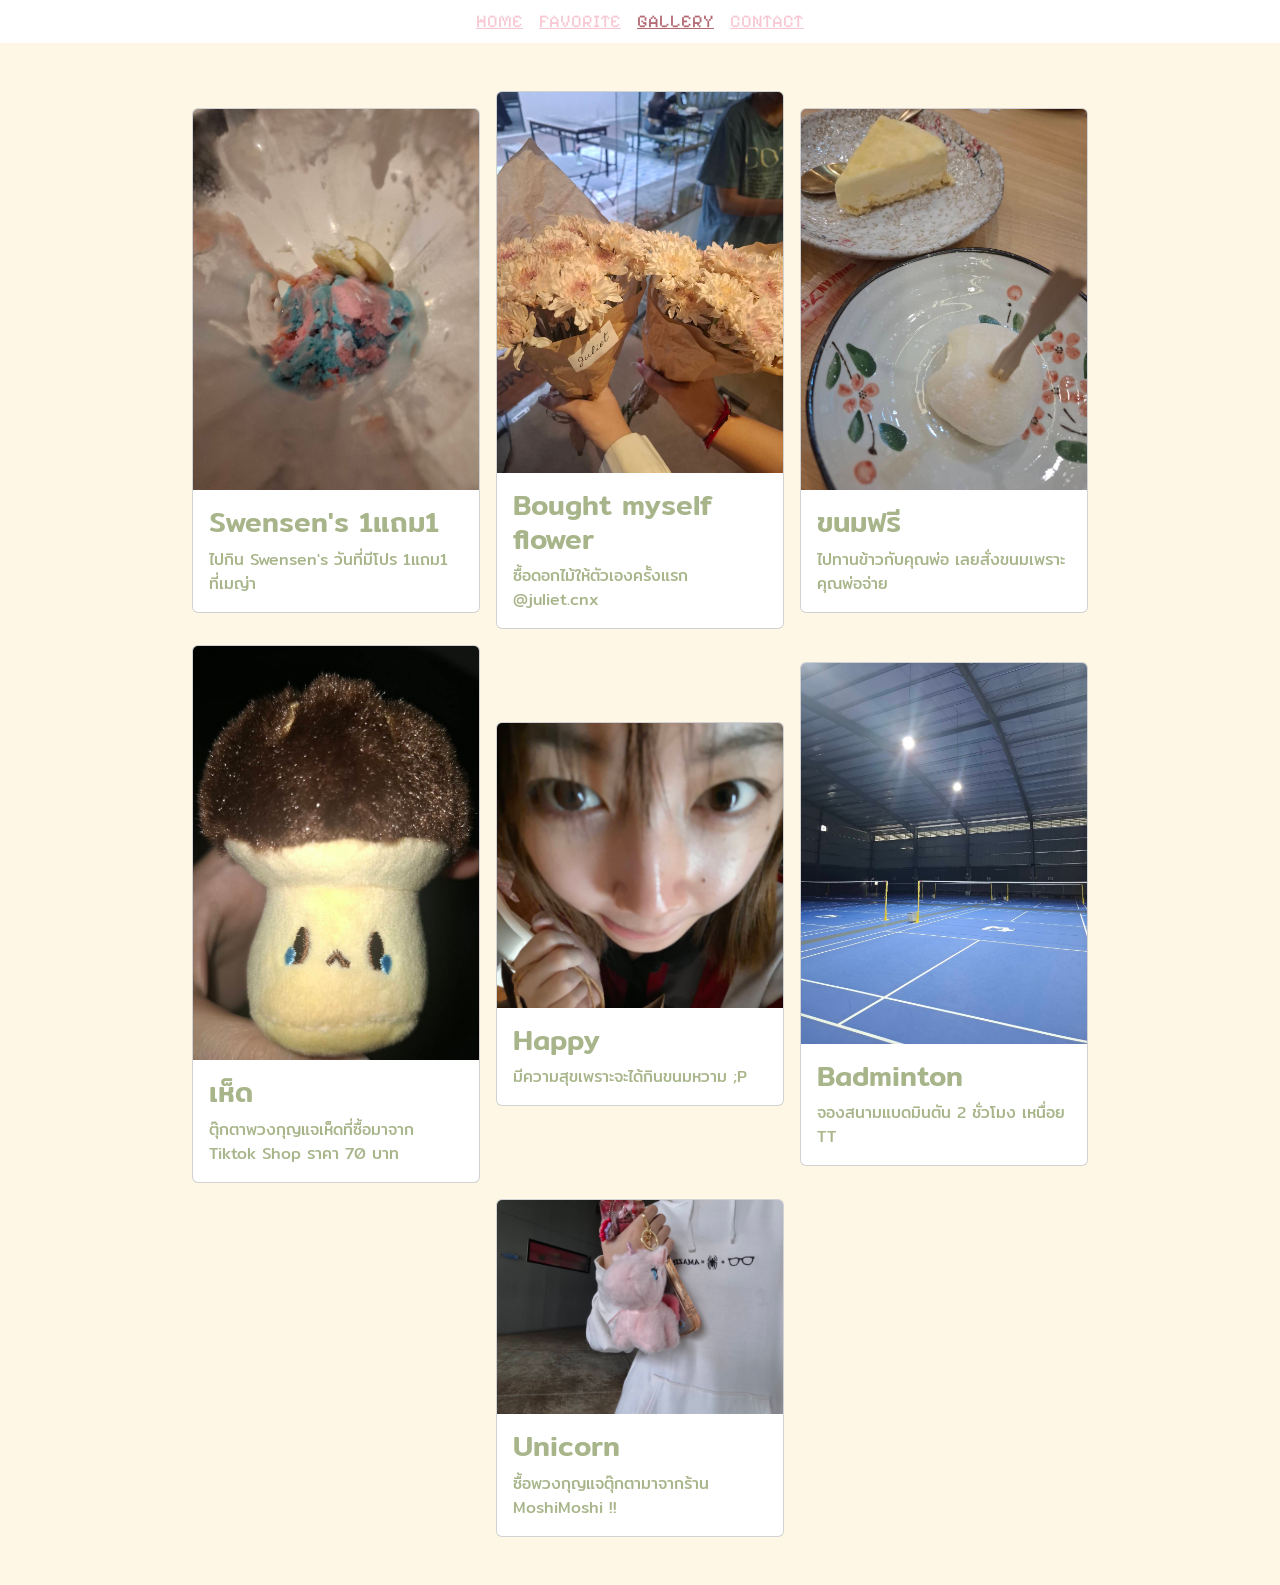
<file: gal.html>
<!doctype html>
<html lang="en">
  <head>
    <meta charset="UTF-8" />
    <meta name="viewport" content="width=device-width, initial-scale=1.0" />
    <link rel="preconnect" href="https://fonts.googleapis.com" />
    <link rel="preconnect" href="https://fonts.gstatic.com" crossorigin />
    <link
      href="https://cdn.jsdelivr.net/npm/bootstrap@5.3.8/dist/css/bootstrap.min.css"
      rel="stylesheet"
      integrity="sha384-sRIl4kxILFvY47J16cr9ZwB07vP4J8+LH7qKQnuqkuIAvNWLzeN8tE5YBujZqJLB"
      crossorigin="anonymous"
    />
    <link
      href="https://fonts.googleapis.com/css2?family=Mitr:wght@200;300;400;500;600;700&family=Pixelify+Sans:wght@400..700&display=swap"
      rel="stylesheet"
    />
    <title>My Portfolio</title>
    <link rel="stylesheet" href="stylei.css" />
  </head>
  <body>
    <div
      class="d-flex justify-content-center gap-3 pixel p-2 mb-2"
      style="font-size: large; background-color: #fff"
    >
      <a href="index.html" class="blushpetal">HOME</a>
      <a href="fav.html" class="blushpetal">FAVORITE</a>
      <a href="gal.html" class="rosewood">GALLERY</a>
      <a href="contact.html" class="blushpetal">CONTACT</a>
    </div>
    <div
      class="d-flex gap-3 justify-content-center flex-wrap align-items-center m-5"
    >
      <div class="card" style="width: 18rem">
        <img src="image/icecream.jpg" class="card-img-top" alt="" />
        <div class="card-body sageleaf">
          <h3 class="card-title mitr-medium">Swensen's 1แถม1</h3>
          <p class="card-text mitr-regular">
            ไปกิน Swensen's วันที่มีโปร 1แถม1 ที่เมญ่า
          </p>
        </div>
      </div>
      <div class="card" style="width: 18rem">
        <img src="image/flower.jpg" class="card-img-top" alt="" />
        <div class="card-body sageleaf">
          <h3 class="card-title mitr-medium">Bought myself flower</h3>
          <p class="card-text mitr-regular">
            ซื้อดอกไม้ให้ตัวเองครั้งแรก @juliet.cnx
          </p>
        </div>
      </div>
      <div class="card" style="width: 18rem">
        <img src="image/pa.jpg" class="card-img-top" alt="" />
        <div class="card-body sageleaf">
          <h3 class="card-title mitr-medium">ขนมฟรี</h3>
          <p class="card-text mitr-regular">
            ไปทานข้าวกับคุณพ่อ เลยสั่งขนมเพราะคุณพ่อจ่าย
          </p>
        </div>
      </div>
      <div class="card" style="width: 18rem">
        <img src="image/puki.jpg" class="card-img-top" alt="" />
        <div class="card-body sageleaf">
          <h3 class="card-title mitr-medium">เห็ด</h3>
          <p class="card-text mitr-regular">
            ตุ๊กตาพวงกุญแจเห็ดที่ซื้อมาจาก Tiktok Shop ราคา 70 บาท
          </p>
        </div>
      </div>
      <div class="card" style="width: 18rem">
        <img src="image/happy.jpg" class="card-img-top" alt="" />
        <div class="card-body sageleaf">
          <h3 class="card-title mitr-medium">Happy</h3>
          <p class="card-text mitr-regular">มีความสุขเพราะจะได้กินขนมหวาม ;P</p>
        </div>
      </div>
      <div class="card" style="width: 18rem">
        <img src="image/bad.jpg" class="card-img-top" alt="" />
        <div class="card-body sageleaf">
          <h3 class="card-title mitr-medium">Badminton</h3>
          <p class="card-text mitr-regular">
            จองสนามแบดมินตัน 2 ชั่วโมง เหนื่อย TT
          </p>
        </div>
      </div>
      <div class="card" style="width: 18rem">
        <img src="image/unicorn.jpg" class="card-img-top" alt="" />
        <div class="card-body sageleaf">
          <h3 class="card-title mitr-medium">Unicorn</h3>
          <p class="card-text mitr-regular">
            ซื้อพวงกุญแจตุ๊กตามาจากร้าน MoshiMoshi !!
          </p>
        </div>
      </div>
    </div>
  </body>
</html>
</file>
<file: stylei.css>
.pixel {
  font-family: "Pixelify Sans", sans-serif;
  font-optical-sizing: auto;
  font-weight: 200;
  font-style: normal;
}
body{
  background-color: #fff7e6;
}
.blushpetal{
  color: #f7c8d3;
}
.rosewood{
  color: #b46a72;
}
.sageleaf{
  color: #a8b58a;
}
.sky{
  color: #a9b7c6;
}
.night{
  color: #5b7792;
}
.mitr-regular{
  font-family: "Mitr", sans-serif;
  font-weight: 400;
  font-style: normal;
}
.mitr-medium{
  font-family: "Mitr", sans-serif;
  font-weight: 500;
  font-style: normal;
}
</file>
